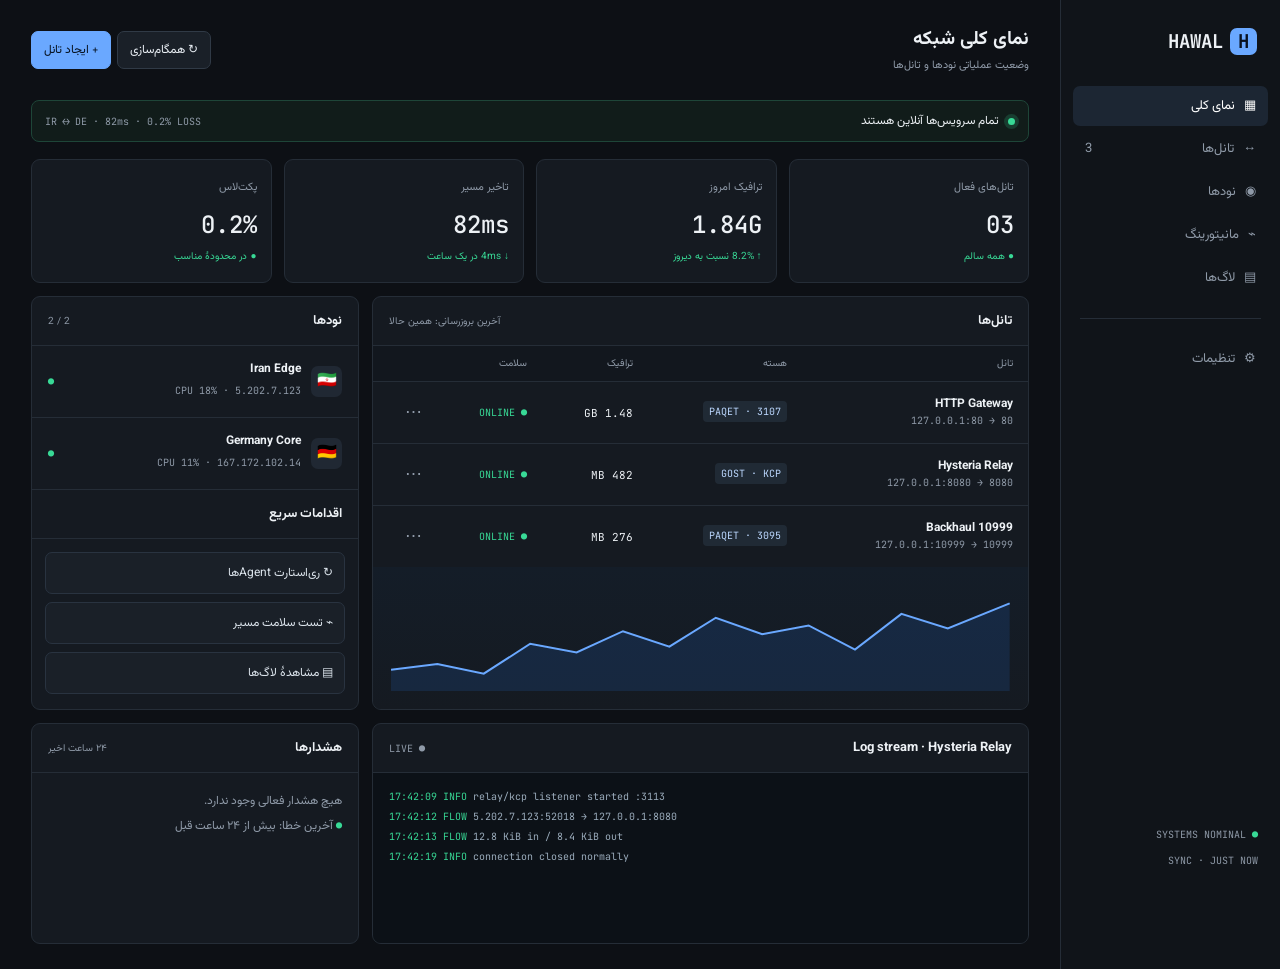
<file: design-demo-v2.html>
<!doctype html><html lang="fa" dir="rtl"><meta charset="utf-8"><meta name="viewport" content="width=device-width,initial-scale=1"><title>Hawal — Operations UI</title><style>@import url('https://fonts.googleapis.com/css2?family=Vazirmatn:wght@400;500;600;700&family=JetBrains+Mono:wght@400;500&display=swap');:root{--bg:#0d1015;--panel:#151a21;--panel2:#10151b;--line:#252d37;--text:#edf1f5;--sub:#8f9aa8;--blue:#6aa8ff;--green:#38d996;--amber:#f5b94d}*{box-sizing:border-box}body{margin:0;background:var(--bg);color:var(--text);font-family:Vazirmatn}.app{min-height:100vh;display:grid;grid-template-columns:220px 1fr}.side{border-left:1px solid var(--line);padding:20px 12px;background:#101419}.logo{font:700 19px/1 JetBrains Mono;margin:8px 11px 31px}.logo i{display:inline-grid;place-items:center;background:var(--blue);color:#09111f;border-radius:7px;width:27px;height:27px;font-style:normal;margin-left:7px}.nav{padding:10px 12px;margin:3px 0;border-radius:7px;color:var(--sub);font-size:13px}.nav.active{background:#1c2633;color:#fff}.side hr{border:0;border-top:1px solid var(--line);margin:20px 7px}.status{position:absolute;bottom:23px;color:var(--sub);font:10px JetBrains Mono;padding:10px}.status b{color:var(--green)}main{padding:25px 31px;max-width:1500px;margin:auto;width:100%}.top{display:flex;justify-content:space-between;align-items:center}.title b{font-size:19px}.title span{display:block;color:var(--sub);font-size:11px;margin-top:3px}.btn{padding:9px 12px;border-radius:7px;background:#1a2028;border:1px solid #303a46;color:#e9eef4;font:12px Vazirmatn;margin-right:6px}.btn.primary{background:var(--blue);border-color:var(--blue);color:#071321}.notice{display:flex;align-items:center;gap:9px;margin:26px 0 17px;background:#111c1a;border:1px solid #1e4538;padding:11px 13px;border-radius:8px;font-size:12px}.notice i,.live{width:7px;height:7px;background:var(--green);border-radius:50%;box-shadow:0 0 0 4px #183d30}.stats{display:grid;grid-template-columns:repeat(4,1fr);gap:12px}.box{background:var(--panel);border:1px solid var(--line);border-radius:9px;padding:14px}.box label{color:var(--sub);font-size:11px}.box strong{font:500 24px JetBrains Mono;display:block;margin:10px 0 3px}.box small{font-size:10px;color:var(--green)}.layout{display:grid;grid-template-columns:1.6fr .8fr;gap:13px;margin-top:13px}.card{background:var(--panel);border:1px solid var(--line);border-radius:9px;overflow:hidden}.head{padding:14px 16px;border-bottom:1px solid var(--line);display:flex;align-items:center;justify-content:space-between}.head b{font-size:13px}.head span{font-size:10px;color:var(--sub)}table{width:100%;border-collapse:collapse}th{text-align:right;background:#12171e;color:var(--sub);font-size:10px;font-weight:400;padding:10px 15px}td{padding:13px 15px;border-top:1px solid var(--line);font-size:11px}.tname b{display:block;font-size:12px}.tname small{color:var(--sub);font:10px JetBrains Mono}.chip{font:10px JetBrains Mono;padding:4px 6px;background:#202a35;color:#bcd8ff;border-radius:4px}.up{color:var(--green);font:10px JetBrains Mono}.dots{color:var(--sub);font-size:17px}.node{display:flex;align-items:center;gap:10px;padding:14px 16px;border-bottom:1px solid var(--line)}.node .flag{height:31px;width:31px;display:grid;place-items:center;background:#202833;border-radius:7px}.node b{font-size:12px;display:block}.node small{font:10px JetBrains Mono;color:var(--sub)}.node .up{margin-right:auto}.chart{height:142px;position:relative;padding:18px;background:linear-gradient(180deg,#141d28,#151a21)}.chart svg{width:100%;height:100%}.logs{margin-top:13px;display:grid;grid-template-columns:1.6fr .8fr;gap:13px}.log{padding:14px 16px;height:170px;overflow:auto;background:#0c1117;font:10px/2 JetBrains Mono;direction:ltr;text-align:left;color:#9bacbc}.log em{font-style:normal;color:var(--green)}.actions{display:grid;gap:8px;padding:13px}.action{background:#1a2028;border:1px solid #293340;border-radius:7px;padding:11px;text-align:right;color:#dce4ec;font:12px Vazirmatn}@media(max-width:850px){.app{grid-template-columns:1fr}.side{display:none}main{padding:20px}.stats,.layout,.logs{grid-template-columns:1fr}.stats{grid-template-columns:1fr 1fr}th:nth-child(3),td:nth-child(3){display:none}}</style><body><div class="app"><aside class="side"><div class="logo"><i>H</i>HAWAL</div><div class="nav active">▦ &nbsp; نمای کلی</div><div class="nav">↔ &nbsp; تانل‌ها <span style="float:left">3</span></div><div class="nav">◉ &nbsp; نودها</div><div class="nav">⌁ &nbsp; مانیتورینگ</div><div class="nav">▤ &nbsp; لاگ‌ها</div><hr><div class="nav">⚙ &nbsp; تنظیمات</div><div class="status"><b>●</b> SYSTEMS NOMINAL<br><br>SYNC · JUST NOW</div></aside><main><header class="top"><div class="title"><b>نمای کلی شبکه</b><span>وضعیت عملیاتی نودها و تانل‌ها</span></div><div><button class="btn">↻ همگام‌سازی</button><button class="btn primary">+ ایجاد تانل</button></div></header><div class="notice"><i></i><span>تمام سرویس‌ها آنلاین هستند</span><span style="color:var(--sub);margin-right:auto;font:10px JetBrains Mono">IR ↔ DE · 82ms · 0.2% LOSS</span></div><section class="stats"><div class="box"><label>تانل‌های فعال</label><strong>03</strong><small>● همه سالم</small></div><div class="box"><label>ترافیک امروز</label><strong>1.84G</strong><small>↑ 8.2% نسبت به دیروز</small></div><div class="box"><label>تاخیر مسیر</label><strong>82ms</strong><small>↓ 4ms در یک ساعت</small></div><div class="box"><label>پکت‌لاس</label><strong>0.2%</strong><small>● در محدودهٔ مناسب</small></div></section><section class="layout"><div class="card"><div class="head"><b>تانل‌ها</b><span>آخرین بروزرسانی: همین حالا</span></div><table><thead><tr><th>تانل</th><th>هسته</th><th>ترافیک</th><th>سلامت</th><th></th></tr></thead><tbody><tr><td class="tname"><b>HTTP Gateway</b><small>80 → 127.0.0.1:80</small></td><td><span class="chip">PAQET · 3107</span></td><td style="font-family:JetBrains Mono">1.48 GB</td><td class="up">● ONLINE</td><td class="dots">⋯</td></tr><tr><td class="tname"><b>Hysteria Relay</b><small>8080 → 127.0.0.1:8080</small></td><td><span class="chip">GOST · KCP</span></td><td style="font-family:JetBrains Mono">482 MB</td><td class="up">● ONLINE</td><td class="dots">⋯</td></tr><tr><td class="tname"><b>Backhaul 10999</b><small>10999 → 127.0.0.1:10999</small></td><td><span class="chip">PAQET · 3095</span></td><td style="font-family:JetBrains Mono">276 MB</td><td class="up">● ONLINE</td><td class="dots">⋯</td></tr></tbody></table><div class="chart"><svg viewBox="0 0 600 110" preserveAspectRatio="none"><path d="M0 88 L45 82 L90 92 L135 61 L180 70 L225 48 L270 64 L315 34 L360 51 L405 42 L450 67 L495 30 L540 45 L600 19 V110 H0Z" fill="#267efb22"/><path d="M0 88 L45 82 L90 92 L135 61 L180 70 L225 48 L270 64 L315 34 L360 51 L405 42 L450 67 L495 30 L540 45 L600 19" fill="none" stroke="#6aa8ff" stroke-width="2"/></svg></div></div><div class="card"><div class="head"><b>نودها</b><span>2 / 2</span></div><div class="node"><span class="flag">🇮🇷</span><div><b>Iran Edge</b><small>5.202.7.123 · CPU 18%</small></div><span class="up">●</span></div><div class="node"><span class="flag">🇩🇪</span><div><b>Germany Core</b><small>167.172.102.14 · CPU 11%</small></div><span class="up">●</span></div><div class="head"><b>اقدامات سریع</b></div><div class="actions"><button class="action">↻ ری‌استارت Agentها</button><button class="action">⌁ تست سلامت مسیر</button><button class="action">▤ مشاهدهٔ لاگ‌ها</button></div></div></section><section class="logs"><div class="card"><div class="head"><b>Log stream · Hysteria Relay</b><span class="up">● LIVE</span></div><div class="log"><em>17:42:09 INFO</em> relay/kcp listener started :3113<br><em>17:42:12 FLOW</em> 5.202.7.123:52018 → 127.0.0.1:8080<br><em>17:42:13 FLOW</em> 12.8 KiB in / 8.4 KiB out<br><em>17:42:19 INFO</em> connection closed normally</div></div><div class="card"><div class="head"><b>هشدارها</b><span>۲۴ ساعت اخیر</span></div><div style="padding:16px;font-size:12px;color:var(--sub);line-height:2.1">هیچ هشدار فعالی وجود ندارد.<br><span class="up">●</span> آخرین خطا: بیش از ۲۴ ساعت قبل</div></div></section></main></div></body></html>
</file>
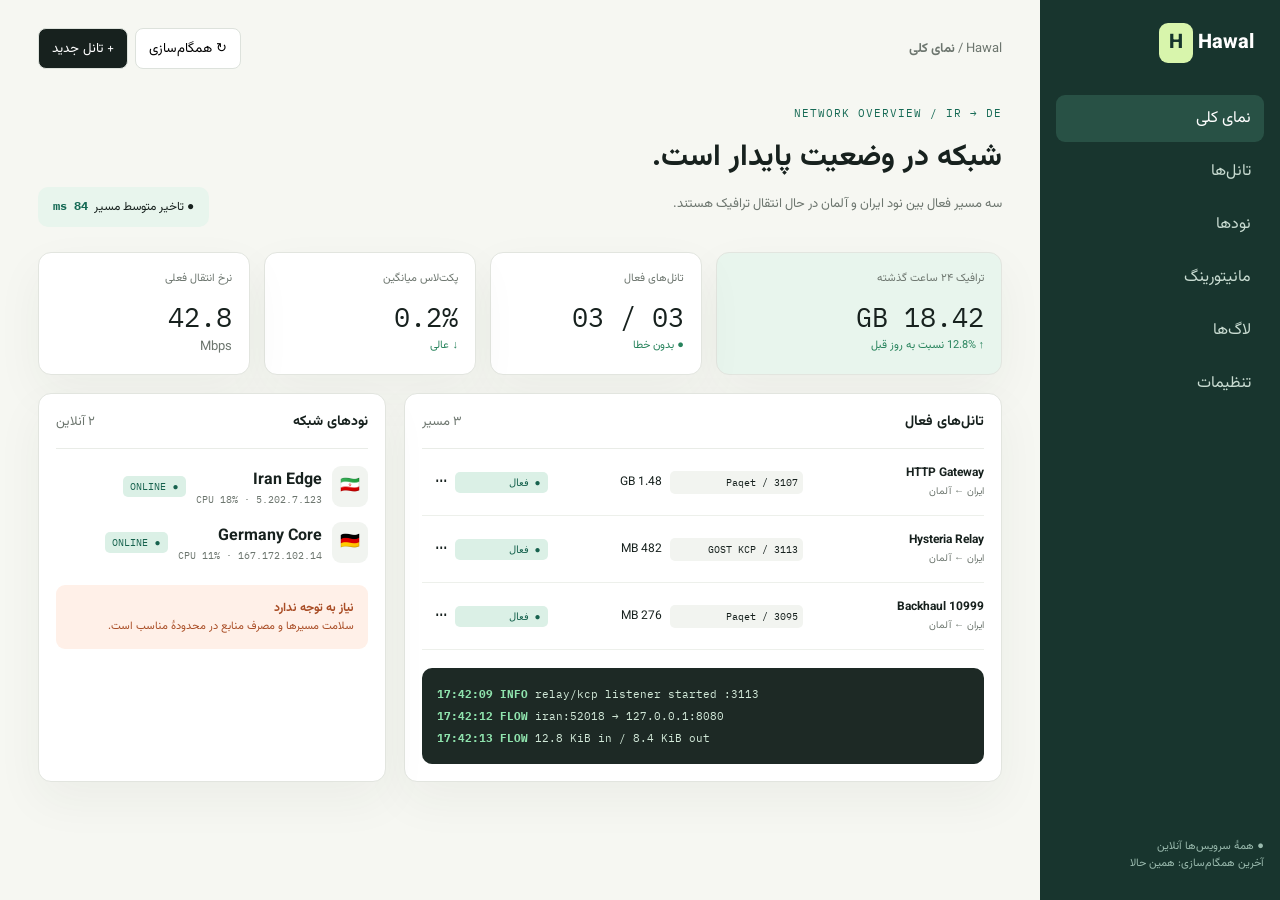
<file: design-demo.html>
<!doctype html><html lang="fa" dir="rtl"><head><meta charset="utf-8"><meta name="viewport" content="width=device-width,initial-scale=1"><title>Hawal — Demo</title><style>@import url('https://fonts.googleapis.com/css2?family=Vazirmatn:wght@400;500;700;800&family=IBM+Plex+Mono&display=swap');*{box-sizing:border-box}body{margin:0;background:#f6f7f2;color:#17211e;font-family:Vazirmatn}.app{min-height:100vh;display:grid;grid-template-columns:240px 1fr}.side{background:#18352e;color:#c8dbd1;padding:27px 16px}.brand{color:white;font-size:20px;font-weight:800;margin:0 10px 36px}.brand i{background:#d8f5ac;color:#16352c;padding:4px 10px;border-radius:9px;font-style:normal;margin-left:8px}.nav{padding:11px 13px;border-radius:9px;margin:6px 0}.nav.on{background:#285145;color:#fff}.foot{position:absolute;bottom:28px;font-size:11px;color:#9abaae}.main{padding:28px 38px;max-width:1450px}.top,.hero,.head,.node{display:flex;justify-content:space-between;align-items:center}.btn{background:#fff;border:1px solid #dde2dc;padding:9px 13px;border-radius:8px;font-family:inherit;margin-right:7px}.btn.dark{background:#17211e;color:white}.eyebrow{font:11px 'IBM Plex Mono';color:#166a55;letter-spacing:1px}.hero{align-items:end;margin:32px 0 25px}.hero h1{font-size:30px;margin:8px 0}.hero p,.muted{color:#6d766f;font-size:13px}.route{background:#e8f5ed;padding:11px 15px;border-radius:10px;font-size:12px}.route b{font-family:'IBM Plex Mono';color:#166a55}.metrics{display:grid;grid-template-columns:1.35fr repeat(3,1fr);gap:14px}.card{background:#fff;border:1px solid #e2e5df;border-radius:13px;padding:17px;box-shadow:0 18px 48px #21332b0d}.feature{background:#e8f5ed}.label{font-size:11px;color:#6d766f}.num{font:27px 'IBM Plex Mono';margin:12px 0 3px}.ok{font-size:11px;color:#27835c}.layout{display:grid;grid-template-columns:1.55fr .9fr;gap:18px;margin-top:18px}.head{padding-bottom:15px;border-bottom:1px solid #e9ece7}.head h2{font-size:14px;margin:0}.row{display:grid;grid-template-columns:1.3fr 1fr .8fr .7fr 25px;gap:8px;align-items:center;padding:15px 0;border-bottom:1px solid #edf0eb;font-size:12px}.row b{display:block}.row small{color:#6d766f}.tag{font:10px 'IBM Plex Mono';background:#f2f4f0;padding:5px;border-radius:5px}.pill{background:#dbf0e6;color:#17624e;padding:4px 7px;border-radius:5px;font:10px 'IBM Plex Mono'}.nodes{margin-top:17px}.node{justify-content:flex-start;gap:10px;margin:15px 0}.flag{background:#f1f4f0;padding:8px;border-radius:9px}.node small{display:block;font:10px 'IBM Plex Mono';color:#6d766f}.log{margin-top:18px;background:#1d2925;color:#d2e9d9;border-radius:10px;padding:15px;font:11px/2 'IBM Plex Mono';direction:ltr;text-align:left}.log b{color:#8fe3ad}@media(max-width:850px){.app{grid-template-columns:1fr}.side{display:none}.main{padding:21px}.metrics,.layout{grid-template-columns:1fr}.hero{align-items:start;flex-direction:column}.row{grid-template-columns:1fr 1fr}}</style></head><body><div class="app"><aside class="side"><div class="brand"><i>H</i> Hawal</div><div class="nav on">نمای کلی</div><div class="nav">تانل‌ها</div><div class="nav">نودها</div><div class="nav">مانیتورینگ</div><div class="nav">لاگ‌ها</div><div class="nav">تنظیمات</div><div class="foot">● همهٔ سرویس‌ها آنلاین<br>آخرین همگام‌سازی: همین حالا</div></aside><main class="main"><div class="top"><span class="muted">Hawal / <b>نمای کلی</b></span><div><button class="btn">↻ همگام‌سازی</button><button class="btn dark">+ تانل جدید</button></div></div><section class="hero"><div><span class="eyebrow">NETWORK OVERVIEW / IR → DE</span><h1>شبکه در وضعیت پایدار است.</h1><p>سه مسیر فعال بین نود ایران و آلمان در حال انتقال ترافیک هستند.</p></div><div class="route">● تاخیر متوسط مسیر &nbsp;<b>84 ms</b></div></section><section class="metrics"><div class="card feature"><div class="label">ترافیک ۲۴ ساعت گذشته</div><div class="num">18.42 GB</div><div class="ok">↑ 12.8% نسبت به روز قبل</div></div><div class="card"><div class="label">تانل‌های فعال</div><div class="num">03 / 03</div><div class="ok">● بدون خطا</div></div><div class="card"><div class="label">پکت‌لاس میانگین</div><div class="num">0.2%</div><div class="ok">↓ عالی</div></div><div class="card"><div class="label">نرخ انتقال فعلی</div><div class="num">42.8</div><div class="muted">Mbps</div></div></section><section class="layout"><div class="card"><div class="head"><h2>تانل‌های فعال</h2><span class="muted">۳ مسیر</span></div><div class="row"><div><b>HTTP Gateway</b><small>ایران ← آلمان</small></div><span class="tag">Paqet / 3107</span><span>1.48 GB</span><span class="pill">● فعال</span><b>⋯</b></div><div class="row"><div><b>Hysteria Relay</b><small>ایران ← آلمان</small></div><span class="tag">GOST KCP / 3113</span><span>482 MB</span><span class="pill">● فعال</span><b>⋯</b></div><div class="row"><div><b>Backhaul 10999</b><small>ایران ← آلمان</small></div><span class="tag">Paqet / 3095</span><span>276 MB</span><span class="pill">● فعال</span><b>⋯</b></div><div class="log"><b>17:42:09 INFO</b> relay/kcp listener started :3113<br><b>17:42:12 FLOW</b> iran:52018 → 127.0.0.1:8080<br><b>17:42:13 FLOW</b> 12.8 KiB in / 8.4 KiB out</div></div><div class="card"><div class="head"><h2>نودهای شبکه</h2><span class="muted">۲ آنلاین</span></div><div class="nodes"><div class="node"><span class="flag">🇮🇷</span><div><b>Iran Edge</b><small>5.202.7.123 · 18% CPU</small></div><span class="pill">● ONLINE</span></div><div class="node"><span class="flag">🇩🇪</span><div><b>Germany Core</b><small>167.172.102.14 · 11% CPU</small></div><span class="pill">● ONLINE</span></div></div><div style="background:#fff0e8;color:#a94d25;padding:14px;border-radius:9px;font-size:12px;margin-top:22px"><b>نیاز به توجه ندارد</b><br><span style="font-size:11px">سلامت مسیرها و مصرف منابع در محدودهٔ مناسب است.</span></div></div></section></main></div></body></html>
</file>
